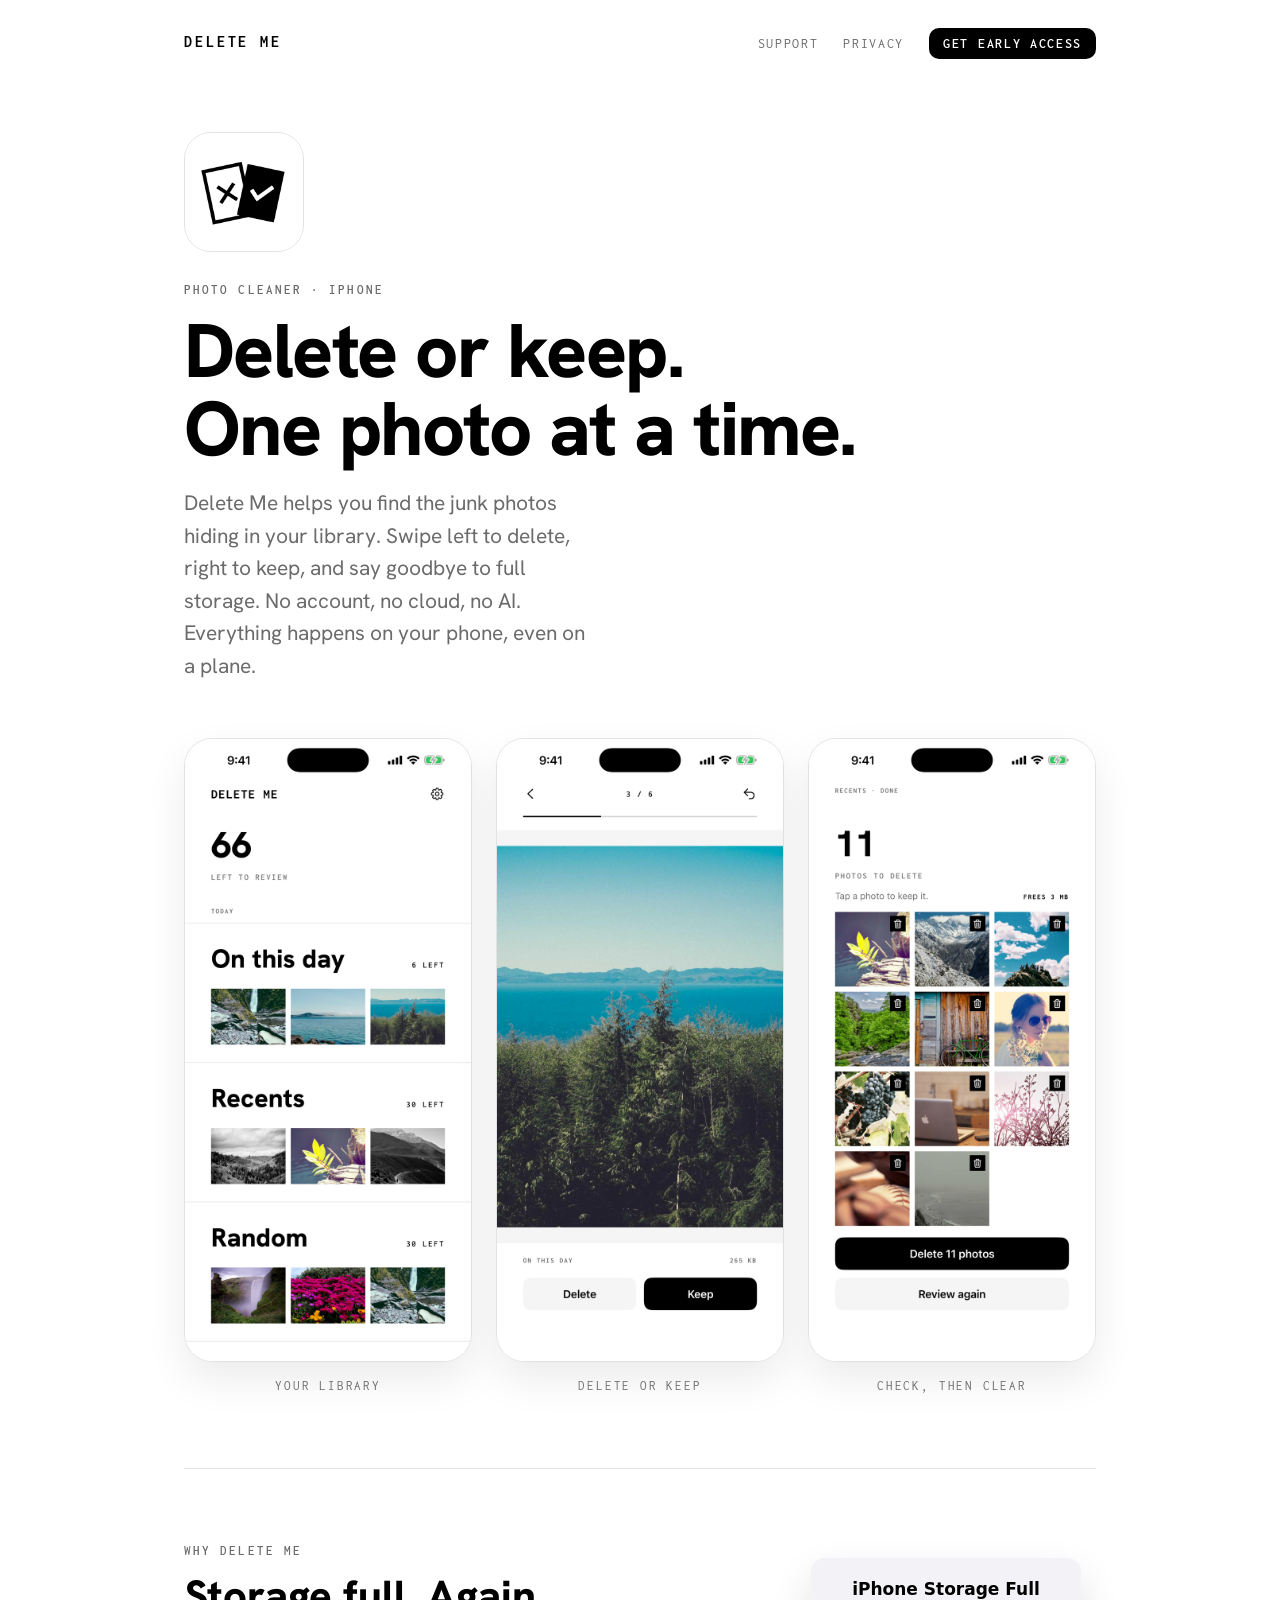
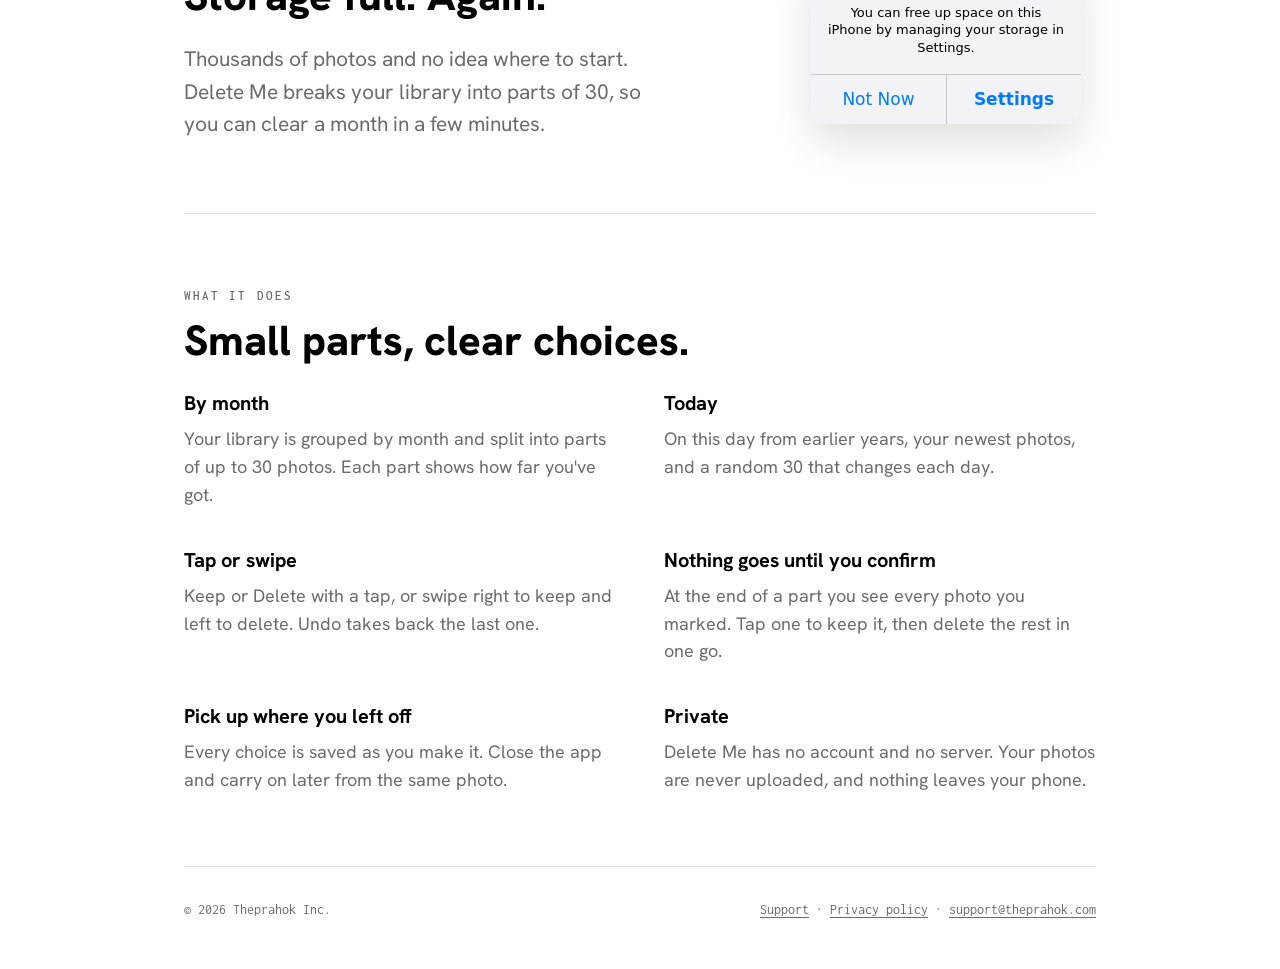
<file: index.html>
<!DOCTYPE html>
<html lang="en">
<head>
  <meta charset="utf-8">
  <meta name="viewport" content="width=device-width, initial-scale=1">
  <title>Delete Me — Delete or keep. One photo at a time.</title>
  <meta name="description" content="Delete Me is a private photo cleaner for iPhone. Delete or keep, one photo at a time.">
  <meta property="og:type" content="website">
  <meta property="og:url" content="https://deleteme.theprahok.com/">
  <meta property="og:title" content="Delete Me — Delete or keep. One photo at a time.">
  <meta property="og:description" content="A private photo cleaner for iPhone. No account, no server, nothing uploaded.">
  <meta property="og:image" content="https://deleteme.theprahok.com/images/share.png">
  <meta property="og:image:width" content="1200">
  <meta property="og:image:height" content="630">
  <meta name="twitter:card" content="summary_large_image">
  <link rel="preconnect" href="https://fonts.googleapis.com">
  <link rel="preconnect" href="https://fonts.gstatic.com" crossorigin>
  <link href="https://fonts.googleapis.com/css2?family=Hanken+Grotesk:wght@400;600;700;800&family=Inconsolata:wght@400;600;700&display=swap" rel="stylesheet">
  <link rel="stylesheet" href="style.css">
  <link rel="icon" type="image/png" href="favicon.png">
  <link rel="apple-touch-icon" href="apple-touch-icon.png">
</head>
<body>
  <div class="wrap">
    <header>
      <a class="wordmark" href="index.html">DELETE ME</a>
      <nav>
        <a href="support.html">Support</a>
        <a href="privacy.html">Privacy</a>
        <a class="nav-cta" href="beta/">Get early access</a>
      </nav>
    </header>

    <section class="hero">
      <img class="app-icon" src="images/icon.png" alt="Delete Me app icon: two photos tilted apart, an outlined one marked with a cross and a solid black one marked with a tick." width="360" height="360">
      <p class="label">Photo cleaner · iPhone</p>
      <h1>Delete or keep.<br>One photo at a time.</h1>
      <p class="lede">Delete Me helps you find the junk photos hiding in your library. Swipe left to delete, right to keep, and say goodbye to full storage. No account, no cloud, no AI. Everything happens on your phone, even on a plane.</p>

      <div class="shots">
        <figure class="shot">
          <img src="images/home.png" alt="Home screen: 66 photos left to review, with On this day, Recents and Random rows under Today." width="720" height="1564">
          <figcaption>Your library</figcaption>
        </figure>
        <figure class="shot">
          <img src="images/review.png" alt="Review screen: a coastline with pine trees, 3 of 6, from On this day, 265 KB, with Delete and Keep buttons." width="720" height="1564">
          <figcaption>Delete or keep</figcaption>
        </figure>
        <figure class="shot">
          <img src="images/confirm.png" alt="Confirm screen: 11 photos to delete, freeing 3 MB, with a Delete 11 photos button and a Review again button." width="720" height="1564">
          <figcaption>Check, then clear</figcaption>
        </figure>
      </div>
    </section>

    <section class="why">
      <div>
        <p class="label">Why Delete Me</p>
        <h2>Storage full. Again.</h2>
        <p class="lede">Thousands of photos and no idea where to start. Delete Me breaks your library into parts of 30, so you can clear a month in a few minutes.</p>
      </div>
      <div class="storage-alert" role="img" aria-label="An iPhone alert reading: iPhone Storage Full. You can free up space on this iPhone by managing your storage in Settings.">
        <div class="alert-body" aria-hidden="true">
          <p class="alert-title">iPhone Storage Full</p>
          <p class="alert-message">You can free up space on this iPhone by managing your storage in Settings.</p>
        </div>
        <div class="alert-actions" aria-hidden="true">
          <span>Not Now</span>
          <span>Settings</span>
        </div>
      </div>
    </section>

    <section>
      <p class="label">What it does</p>
      <h2>Small parts, clear choices.</h2>
      <div class="features">
        <div>
          <h3>By month</h3>
          <p>Your library is grouped by month and split into parts of up to 30 photos. Each part shows how far you've got.</p>
        </div>
        <div>
          <h3>Today</h3>
          <p>On this day from earlier years, your newest photos, and a random 30 that changes each day.</p>
        </div>
        <div>
          <h3>Tap or swipe</h3>
          <p>Keep or Delete with a tap, or swipe right to keep and left to delete. Undo takes back the last one.</p>
        </div>
        <div>
          <h3>Nothing goes until you confirm</h3>
          <p>At the end of a part you see every photo you marked. Tap one to keep it, then delete the rest in one go.</p>
        </div>
        <div>
          <h3>Pick up where you left off</h3>
          <p>Every choice is saved as you make it. Close the app and carry on later from the same photo.</p>
        </div>
        <div>
          <h3>Private</h3>
          <p>Delete Me has no account and no server. Your photos are never uploaded, and nothing leaves your phone.</p>
        </div>
      </div>
    </section>

    <footer>
      <span>© 2026 Theprahok Inc.</span>
      <span><a href="support.html">Support</a> · <a href="privacy.html">Privacy policy</a> · <a href="mailto:support@theprahok.com">support@theprahok.com</a></span>
    </footer>
  </div>
</body>
</html>
</file>
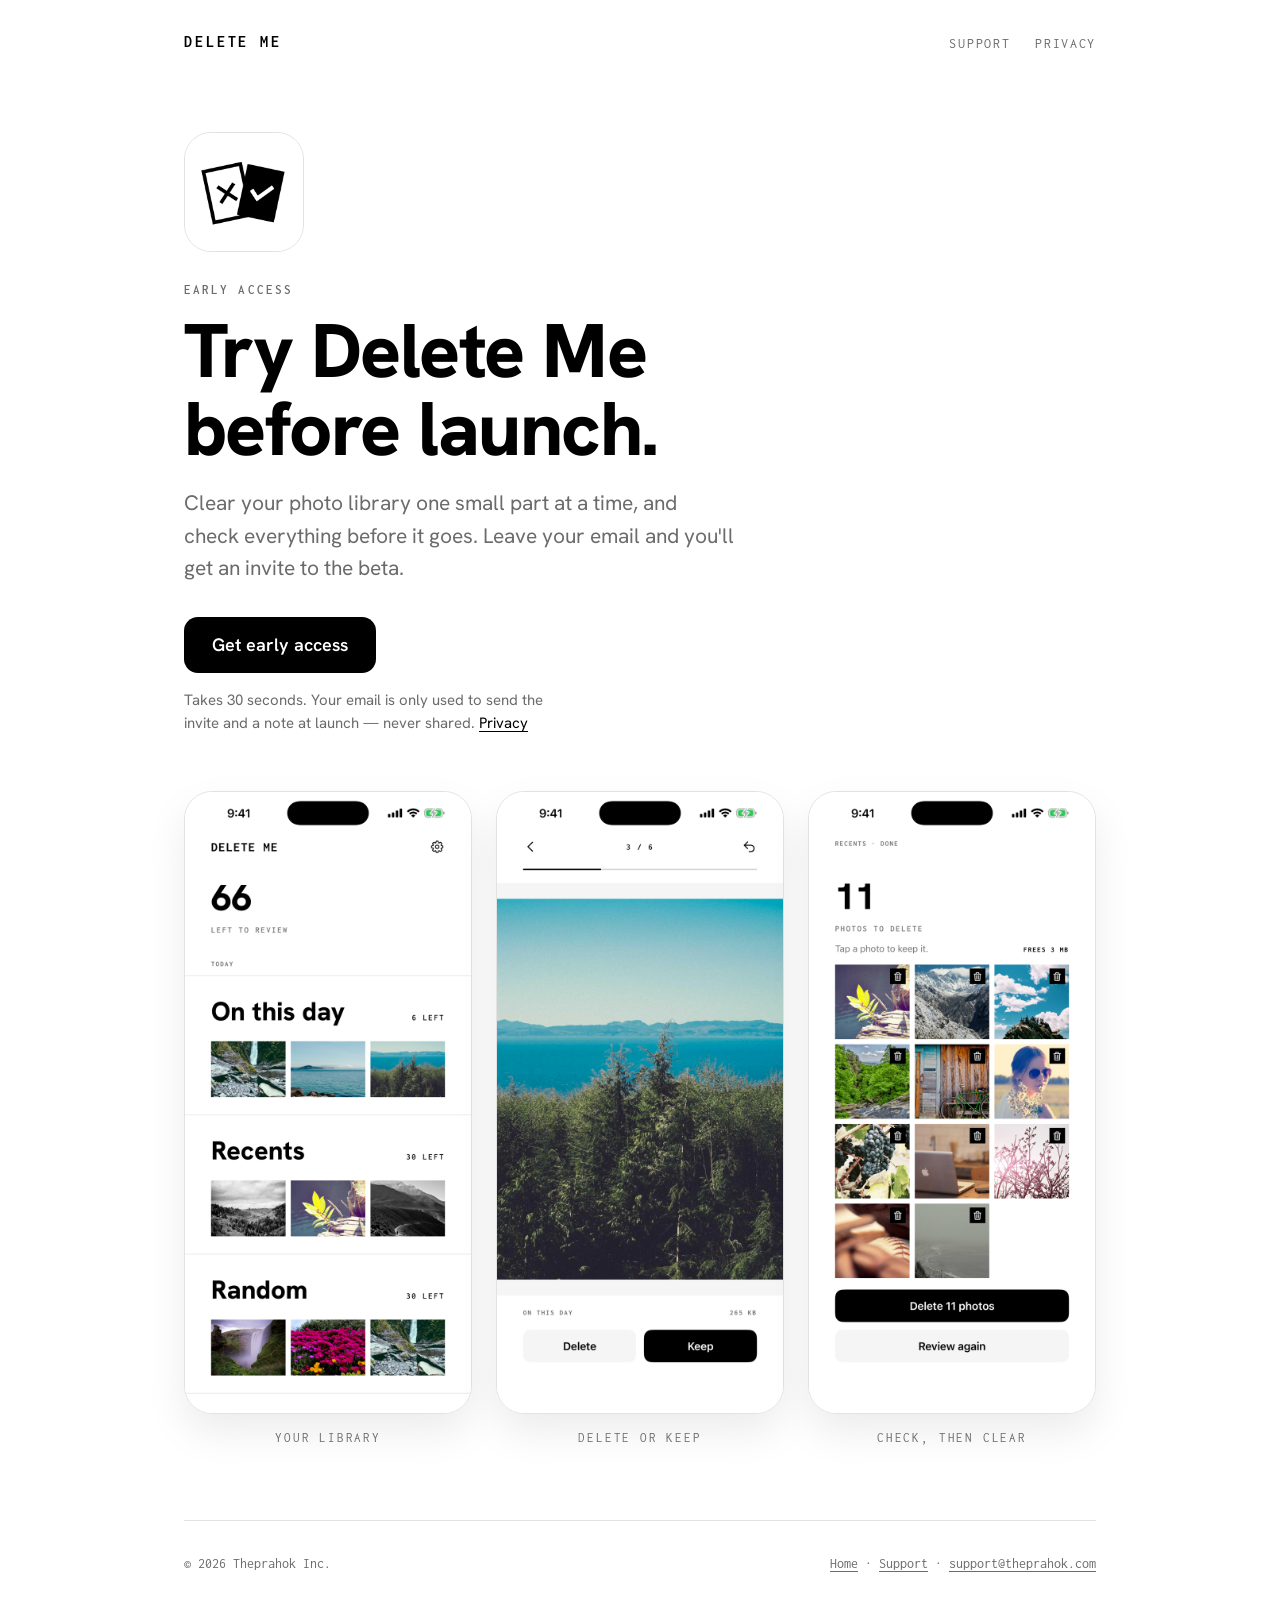
<file: beta/index.html>
<!DOCTYPE html>
<html lang="en">
<head>
  <meta charset="utf-8">
  <meta name="viewport" content="width=device-width, initial-scale=1">
  <title>Delete Me — Early access</title>
  <meta name="description" content="Try Delete Me, a private photo cleaner for iPhone, before launch.">
  <meta property="og:type" content="website">
  <meta property="og:url" content="https://deleteme.theprahok.com/beta/">
  <meta property="og:title" content="Try Delete Me before launch.">
  <meta property="og:description" content="A private photo cleaner for iPhone. Delete or keep, one photo at a time.">
  <meta property="og:image" content="https://deleteme.theprahok.com/images/share.png">
  <meta property="og:image:width" content="1200">
  <meta property="og:image:height" content="630">
  <meta name="twitter:card" content="summary_large_image">
  <link rel="preconnect" href="https://fonts.googleapis.com">
  <link rel="preconnect" href="https://fonts.gstatic.com" crossorigin>
  <link href="https://fonts.googleapis.com/css2?family=Hanken+Grotesk:wght@400;600;700;800&family=Inconsolata:wght@400;600;700&display=swap" rel="stylesheet">
  <link rel="stylesheet" href="../style.css">
  <link rel="icon" type="image/png" href="../favicon.png">
  <link rel="apple-touch-icon" href="../apple-touch-icon.png">
</head>
<body>
  <div class="wrap">
    <header>
      <a class="wordmark" href="../">DELETE ME</a>
      <nav>
        <a href="../support.html">Support</a>
        <a href="../privacy.html">Privacy</a>
      </nav>
    </header>

    <section class="hero beta">
      <img class="app-icon" src="../images/icon.png" alt="Delete Me app icon: two photos tilted apart, an outlined one marked with a cross and a solid black one marked with a tick." width="360" height="360">
      <p class="label">Early access</p>
      <h1>Try Delete Me<br>before launch.</h1>
      <p class="lede">Clear your photo library one small part at a time, and check everything before it goes. Leave your email and you'll get an invite to the beta.</p>

      <a class="button cta" href="https://docs.google.com/forms/d/e/1FAIpQLSeET6mYlRIp7rpqJYHfGuqAMrhkWRCgEda7NlK60UBRCJBBMg/viewform">Get early access</a>
      <p class="fine">Takes 30 seconds. Your email is only used to send the invite and a note at launch — never shared. <a href="../privacy.html#signups">Privacy</a></p>

      <div class="shots">
        <figure class="shot">
          <img src="../images/home.png" alt="Home screen: 66 photos left to review, with On this day, Recents and Random rows under Today." width="720" height="1564">
          <figcaption>Your library</figcaption>
        </figure>
        <figure class="shot">
          <img src="../images/review.png" alt="Review screen: a coastline with pine trees, 3 of 6, from On this day, 265 KB, with Delete and Keep buttons." width="720" height="1564">
          <figcaption>Delete or keep</figcaption>
        </figure>
        <figure class="shot">
          <img src="../images/confirm.png" alt="Confirm screen: 11 photos to delete, freeing 3 MB, with a Delete 11 photos button and a Review again button." width="720" height="1564">
          <figcaption>Check, then clear</figcaption>
        </figure>
      </div>
    </section>

    <footer>
      <span>© 2026 Theprahok Inc.</span>
      <span><a href="../">Home</a> · <a href="../support.html">Support</a> · <a href="mailto:support@theprahok.com">support@theprahok.com</a></span>
    </footer>
  </div>
</body>
</html>
</file>
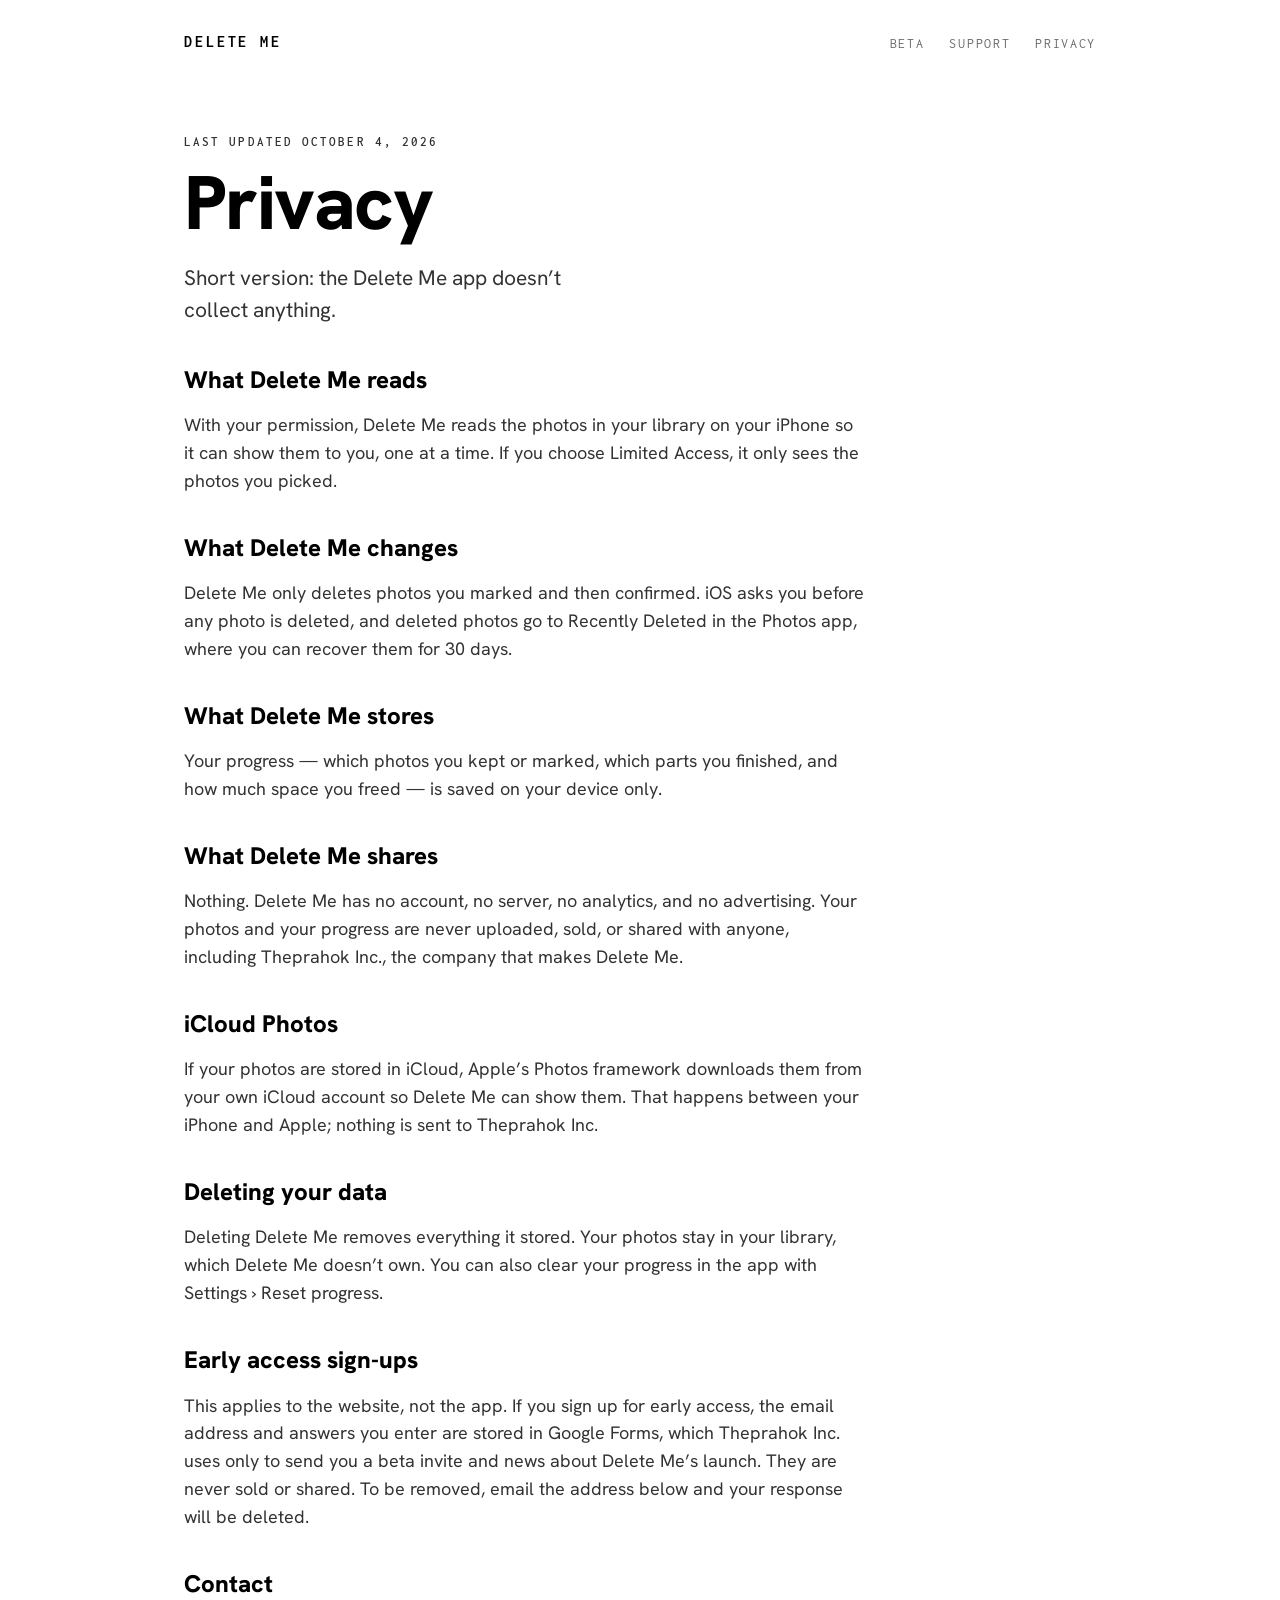
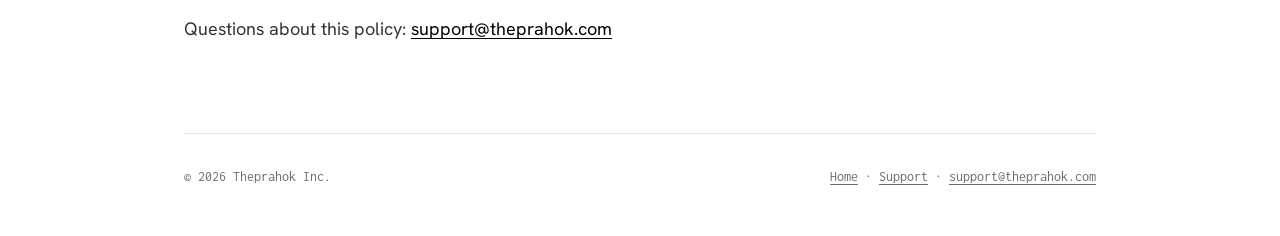
<file: privacy.html>
<!DOCTYPE html>
<html lang="en">
<head>
  <meta charset="utf-8">
  <meta name="viewport" content="width=device-width, initial-scale=1">
  <title>Delete Me — Privacy</title>
  <meta name="description" content="Delete Me doesn't collect anything. Your photos never leave your iPhone.">
  <link rel="preconnect" href="https://fonts.googleapis.com">
  <link rel="preconnect" href="https://fonts.gstatic.com" crossorigin>
  <link href="https://fonts.googleapis.com/css2?family=Hanken+Grotesk:wght@400;600;700;800&family=Inconsolata:wght@400;600;700&display=swap" rel="stylesheet">
  <link rel="stylesheet" href="style.css">
  <link rel="icon" type="image/png" href="favicon.png">
  <link rel="apple-touch-icon" href="apple-touch-icon.png">
</head>
<body>
  <div class="wrap">
    <header>
      <a class="wordmark" href="index.html">DELETE ME</a>
      <nav>
        <a href="beta/">Beta</a>
        <a href="support.html">Support</a>
        <a href="privacy.html">Privacy</a>
      </nav>
    </header>

    <section class="hero policy">
      <p class="label">Last updated October 4, 2026</p>
      <h1>Privacy</h1>
      <p class="lede">Short version: the Delete Me app doesn&rsquo;t collect anything.</p>

      <h2>What Delete Me reads</h2>
      <p>With your permission, Delete Me reads the photos in your library on your iPhone so it can show them to you, one at a time. If you choose Limited Access, it only sees the photos you picked.</p>

      <h2>What Delete Me changes</h2>
      <p>Delete Me only deletes photos you marked and then confirmed. iOS asks you before any photo is deleted, and deleted photos go to Recently Deleted in the Photos app, where you can recover them for 30 days.</p>

      <h2>What Delete Me stores</h2>
      <p>Your progress — which photos you kept or marked, which parts you finished, and how much space you freed — is saved on your device only.</p>

      <h2>What Delete Me shares</h2>
      <p>Nothing. Delete Me has no account, no server, no analytics, and no advertising. Your photos and your progress are never uploaded, sold, or shared with anyone, including Theprahok Inc., the company that makes Delete Me.</p>

      <h2>iCloud Photos</h2>
      <p>If your photos are stored in iCloud, Apple&rsquo;s Photos framework downloads them from your own iCloud account so Delete Me can show them. That happens between your iPhone and Apple; nothing is sent to Theprahok Inc.</p>

      <h2>Deleting your data</h2>
      <p>Deleting Delete Me removes everything it stored. Your photos stay in your library, which Delete Me doesn&rsquo;t own. You can also clear your progress in the app with Settings &rsaquo; Reset progress.</p>

      <h2 id="signups">Early access sign-ups</h2>
      <p>This applies to the website, not the app. If you sign up for early access, the email address and answers you enter are stored in Google Forms, which Theprahok Inc. uses only to send you a beta invite and news about Delete Me&rsquo;s launch. They are never sold or shared. To be removed, email the address below and your response will be deleted.</p>

      <h2>Contact</h2>
      <p>Questions about this policy: <a href="mailto:support@theprahok.com">support@theprahok.com</a></p>
    </section>

    <footer>
      <span>© 2026 Theprahok Inc.</span>
      <span><a href="index.html">Home</a> · <a href="support.html">Support</a> · <a href="mailto:support@theprahok.com">support@theprahok.com</a></span>
    </footer>
  </div>
</body>
</html>
</file>
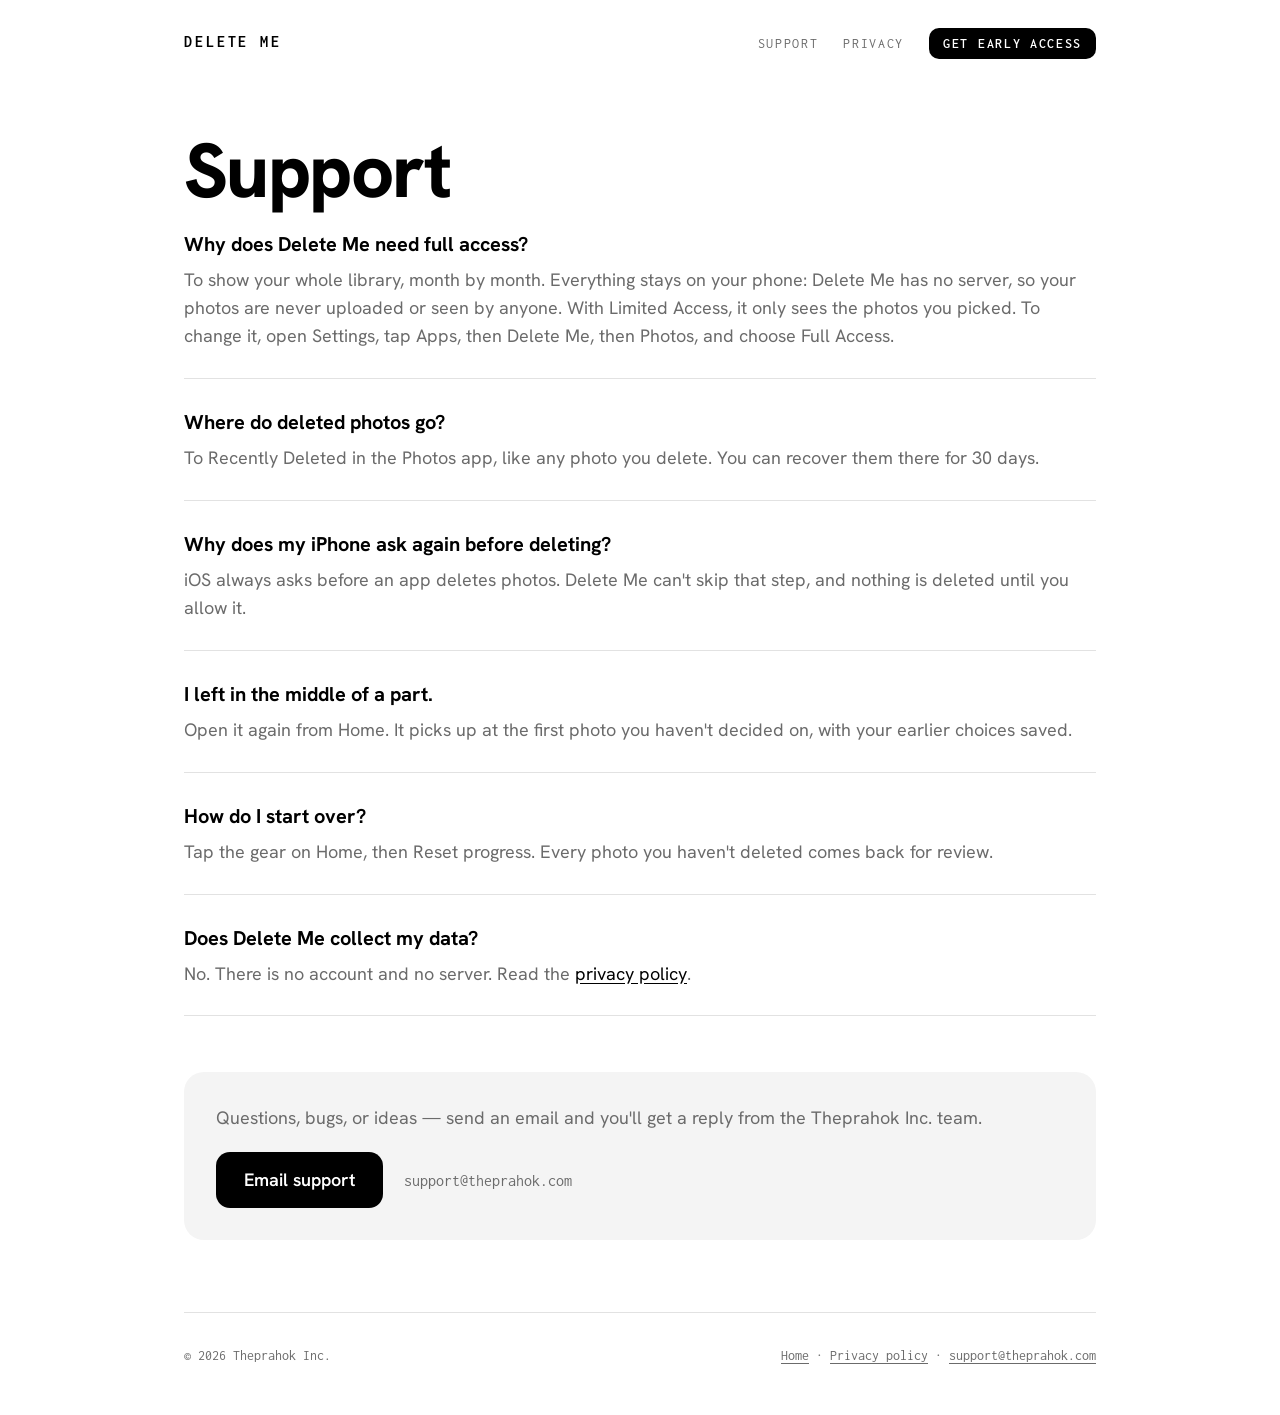
<file: support.html>
<!DOCTYPE html>
<html lang="en">
<head>
  <meta charset="utf-8">
  <meta name="viewport" content="width=device-width, initial-scale=1">
  <title>Delete Me — Support</title>
  <meta name="description" content="Help, answers and contact for Delete Me, a private photo cleaner for iPhone.">
  <link rel="preconnect" href="https://fonts.googleapis.com">
  <link rel="preconnect" href="https://fonts.gstatic.com" crossorigin>
  <link href="https://fonts.googleapis.com/css2?family=Hanken+Grotesk:wght@400;600;700;800&family=Inconsolata:wght@400;600;700&display=swap" rel="stylesheet">
  <link rel="stylesheet" href="style.css">
  <link rel="icon" type="image/png" href="favicon.png">
  <link rel="apple-touch-icon" href="apple-touch-icon.png">
</head>
<body>
  <div class="wrap">
    <header>
      <a class="wordmark" href="index.html">DELETE ME</a>
      <nav>
        <a href="support.html">Support</a>
        <a href="privacy.html">Privacy</a>
        <a class="nav-cta" href="beta/">Get early access</a>
      </nav>
    </header>

    <section class="hero">
      <h1>Support</h1>

      <div class="faq">
        <div>
          <h3>Why does Delete Me need full access?</h3>
          <p>To show your whole library, month by month. Everything stays on your phone: Delete Me has no server, so your photos are never uploaded or seen by anyone. With Limited Access, it only sees the photos you picked. To change it, open Settings, tap Apps, then Delete Me, then Photos, and choose Full Access.</p>
        </div>
        <div>
          <h3>Where do deleted photos go?</h3>
          <p>To Recently Deleted in the Photos app, like any photo you delete. You can recover them there for 30 days.</p>
        </div>
        <div>
          <h3>Why does my iPhone ask again before deleting?</h3>
          <p>iOS always asks before an app deletes photos. Delete Me can't skip that step, and nothing is deleted until you allow it.</p>
        </div>
        <div>
          <h3>I left in the middle of a part.</h3>
          <p>Open it again from Home. It picks up at the first photo you haven't decided on, with your earlier choices saved.</p>
        </div>
        <div>
          <h3>How do I start over?</h3>
          <p>Tap the gear on Home, then Reset progress. Every photo you haven't deleted comes back for review.</p>
        </div>
        <div>
          <h3>Does Delete Me collect my data?</h3>
          <p>No. There is no account and no server. Read the <a href="privacy.html">privacy policy</a>.</p>
        </div>
      </div>

      <div class="contact">
        <p>Questions, bugs, or ideas — send an email and you'll get a reply from the Theprahok Inc. team.</p>
        <a class="button" href="mailto:support@theprahok.com?subject=Delete%20Me%20support">Email support</a>
        <span class="email">support@theprahok.com</span>
      </div>
    </section>

    <footer>
      <span>© 2026 Theprahok Inc.</span>
      <span><a href="index.html">Home</a> · <a href="privacy.html">Privacy policy</a> · <a href="mailto:support@theprahok.com">support@theprahok.com</a></span>
    </footer>
  </div>
</body>
</html>
</file>
<file: style.css>
/* Mirrors the app: black ink on white, Hanken Grotesk for display,
   Inconsolata for the small mono labels. Light only, like the app. */
:root {
  color-scheme: light;
  --ink: #000;
  --muted: #6b6b6b;
  --rule: #e2e2e2;
  --surface: #fff;
  --soft: #f4f4f4;
  --display: "Hanken Grotesk", -apple-system, system-ui, sans-serif;
  --mono: "Inconsolata", ui-monospace, Menlo, monospace;
}

* { box-sizing: border-box; }

html { -webkit-text-size-adjust: 100%; }

body {
  margin: 0;
  background: var(--surface);
  color: var(--ink);
  font-family: var(--display);
  font-size: 18px;
  line-height: 1.55;
}

a { color: var(--ink); text-underline-offset: 3px; }

/* Keep #signups from landing under the sticky header. */
[id] { scroll-margin-top: 96px; }

.wrap {
  max-width: 960px;
  margin: 0 auto;
  padding: 0 24px;
}

/* Header — the app's "DELETE ME" wordmark */
header {
  display: flex;
  justify-content: space-between;
  align-items: center;
  padding: 28px 0;
  position: sticky;
  top: 0;
  z-index: 10;
  background: var(--surface);
}
.wordmark {
  font-family: var(--mono);
  font-weight: 700;
  letter-spacing: 0.18em;
  font-size: 16px;
  text-decoration: none;
}
nav a {
  font-family: var(--mono);
  font-size: 14px;
  letter-spacing: 0.12em;
  text-transform: uppercase;
  text-decoration: none;
  color: var(--muted);
  margin-left: 20px;
}
nav a:hover { color: var(--ink); }
nav a.nav-cta {
  background: var(--ink);
  color: var(--surface);
  font-weight: 600;
  padding: 8px 14px;
  border-radius: 10px;
}
nav a.nav-cta:hover { color: var(--surface); }

/* The icon artwork is full-bleed white, so the page draws the rounded frame. */
.app-icon {
  display: block;
  width: 120px;
  height: 120px;
  margin-bottom: 28px;
  border-radius: 22.5%;
  border: 1px solid var(--rule);
}

.label {
  font-family: var(--mono);
  font-size: 13px;
  font-weight: 600;
  letter-spacing: 0.16em;
  text-transform: uppercase;
  color: var(--muted);
  margin: 0 0 12px;
}

h1 {
  font-size: clamp(44px, 8vw, 76px);
  line-height: 1.02;
  font-weight: 800;
  letter-spacing: -0.02em;
  margin: 0 0 20px;
}
h2 {
  font-size: clamp(30px, 5vw, 42px);
  line-height: 1.1;
  font-weight: 800;
  margin: 0 0 24px;
}
h3 { font-size: 20px; font-weight: 700; margin: 0 0 6px; }

.lede { font-size: 21px; color: var(--muted); max-width: 34ch; margin: 0; }

section { padding: 72px 0; border-top: 1px solid var(--rule); }
.hero { border-top: none; padding-top: 48px; }

/* The problem Delete Me solves: the familiar alert beside the words */
.why {
  display: grid;
  grid-template-columns: 1fr 300px;
  gap: 48px;
  align-items: center;
}
.why h2 { max-width: 18ch; }
.why .lede { max-width: 40ch; }

/* A drawing of the iOS storage alert, built in HTML so it stays sharp. */
.storage-alert {
  width: 270px;
  margin: 0 auto;
  background: #f2f2f7;
  border-radius: 14px;
  text-align: center;
  font-family: -apple-system, BlinkMacSystemFont, "SF Pro Text", system-ui, sans-serif;
  box-shadow: 0 18px 40px rgba(0, 0, 0, 0.12);
  overflow: hidden;
}
.storage-alert .alert-body { padding: 20px 16px 18px; }
.storage-alert .alert-title { font-size: 17px; font-weight: 600; line-height: 1.3; margin: 0 0 4px; }
.storage-alert .alert-message { font-size: 13px; line-height: 1.35; margin: 0; }
.storage-alert .alert-actions {
  display: grid;
  grid-template-columns: 1fr 1fr;
  border-top: 1px solid #c8c7cc;
}
.storage-alert .alert-actions span {
  padding: 11px 0;
  font-size: 17px;
  color: #007aff;
}
.storage-alert .alert-actions span + span { border-left: 1px solid #c8c7cc; font-weight: 600; }
.beta .lede { max-width: 46ch; }

/* Early access */
.cta { margin-top: 32px; }
.fine { font-size: 15px; color: var(--muted); max-width: 46ch; margin: 16px 0 0; }

/* Screenshots */
.shots {
  display: grid;
  grid-template-columns: repeat(3, 1fr);
  gap: 24px;
  margin-top: 56px;
}
.shot { margin: 0; }
.shot img {
  width: 100%;
  height: auto;
  display: block;
  border-radius: 28px;
  border: 1px solid var(--rule);
  box-shadow: 0 18px 40px rgba(0, 0, 0, 0.08);
}
.shot figcaption {
  font-family: var(--mono);
  font-size: 13px;
  letter-spacing: 0.14em;
  text-transform: uppercase;
  color: var(--muted);
  margin-top: 14px;
  text-align: center;
}

/* Features */
.features {
  display: grid;
  grid-template-columns: repeat(2, 1fr);
  gap: 36px 48px;
}
.features p, .faq p { margin: 0; color: var(--muted); }


/* Support */
.contact {
  background: var(--soft);
  border-radius: 20px;
  padding: 32px;
  margin-top: 56px;
}
.contact p { margin: 0 0 20px; color: var(--muted); }
.button {
  display: inline-block;
  background: var(--ink);
  color: var(--surface);
  text-decoration: none;
  font-weight: 600;
  padding: 14px 28px;
  border-radius: 14px;
}
.email { font-family: var(--mono); font-size: 16px; margin-left: 16px; color: var(--muted); }

.faq { display: grid; gap: 28px; }
.faq div { padding-bottom: 28px; border-bottom: 1px solid var(--rule); }

/* Privacy policy page */
.policy { max-width: 680px; }
.policy h2 { font-size: 24px; margin: 40px 0 10px; }
.policy p, .policy li { color: #333; }

footer {
  border-top: 1px solid var(--rule);
  padding: 32px 0 48px;
  font-family: var(--mono);
  font-size: 14px;
  color: var(--muted);
  display: flex;
  justify-content: space-between;
  gap: 16px;
  flex-wrap: wrap;
}
footer a { color: var(--muted); }

@media (max-width: 720px) {
  body { font-size: 17px; }
  .why { grid-template-columns: 1fr; gap: 36px; }
  .wrap { padding: 0 16px; }
  section { padding: 56px 0; }
  .shots { grid-template-columns: 1fr; max-width: 320px; margin-left: auto; margin-right: auto; }
  .features { grid-template-columns: 1fr; gap: 28px; }
  .contact { padding: 24px; }
  .app-icon { width: 96px; height: 96px; }
  .email { display: block; margin: 16px 0 0; word-break: break-all; }
  nav a { margin-left: 14px; }
}

/* No room for all three beside the wordmark on a phone. Support and Privacy
   are in the footer, so only the button stays. */
@media (max-width: 480px) {
  nav a:not(.nav-cta) { display: none; }
}
</file>
